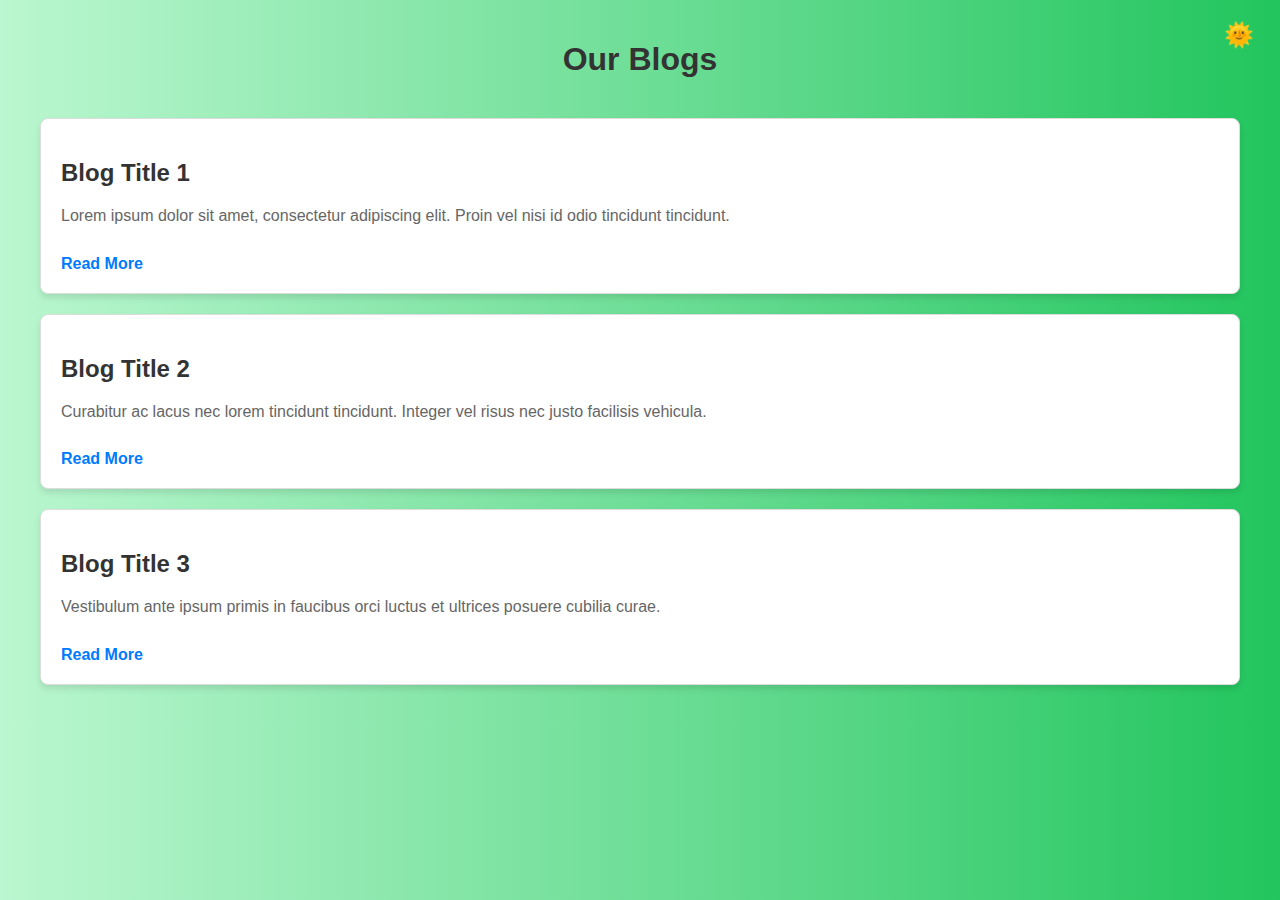
<file: blogs.html>
<!DOCTYPE html>
<html lang="en">
<head>
    <meta charset="UTF-8">
    <meta name="viewport" content="width=device-width, initial-scale=1.0">
    <title>Blogs</title>
    <style>
        body {
            font-family: Arial, sans-serif;
            margin: 0;
            padding: 0;
            background-color: #f9f9f9;
            background: linear-gradient(to right , #bbf7d0, #22c55e);
        }

        .blogs-section {
            max-width: 1200px;
            margin: 0 auto;
            padding: 20px;
        }

        .blogs-section h1 {
            text-align: center;
            color: #333;
            margin-bottom: 40px;
        }

        .blog-card {
            background: #fff;
            border: 1px solid #ddd;
            border-radius: 8px;
            margin-bottom: 20px;
            padding: 20px;
            box-shadow: 0 4px 6px rgba(0, 0, 0, 0.1);
            transition: transform 0.3s ease, box-shadow 0.3s ease;
        }

        .blog-card:hover {
            transform: translateY(-5px);
            box-shadow: 0 6px 10px rgba(0, 0, 0, 0.15);
        }

        .blog-card h2 {
            font-size: 1.5rem;
            color: #333;
            margin-bottom: 10px;
        }

        .blog-card p {
            font-size: 1rem;
            color: #666;
            line-height: 1.6;
        }

        .dark-mode {
            background: linear-gradient(to bottom, #2c3e50, #4ca1af);
            color: #fff;
        }

        .dark-mode .blog-card {
            background: #2d2d2d;
            border-color: #444;
        }

        .dark-mode .blog-card h2 {
            color: #fff;
        }

        .dark-mode .h1 {
            color: #fff;
        }

        .dark-mode .blog-card p {
            color: #ccc;
        }

        .toggle-btn {
            position: fixed;
            top: 20px;
            right: 20px;
            padding: 10px 20px;
            background: #22c55e;
            color: white;
            border: none;
            border-radius: 5px;
            cursor: pointer;
            transition: background 0.3s ease;
        }

        .toggle-btn:hover {
            background: #1a9e4b;
        }

        .theme-toggle {
            position: absolute;
            top: 20px;
            right: 20px;
            background: none;
            border: none;
            cursor: pointer;
            font-size: 24px;
        }

        .read-more {
            display: inline-block;
            margin-top: 10px;
            color: #007BFF;
            text-decoration: none;
            font-weight: bold;
        }

        .read-more:hover {
            text-decoration: underline;
        }
    </style>
</head>
<body>
    <button class="theme-toggle" onclick="toggleTheme()">🌞</button>
    <div class="blogs-section">
        <h1 class="h1">Our Blogs</h1>
        <div class="blog-card">
            <h2>Blog Title 1</h2>
            <p>Lorem ipsum dolor sit amet, consectetur adipiscing elit. Proin vel nisi id odio tincidunt tincidunt.</p>
            <a href="#" class="read-more">Read More</a>
        </div>
        <div class="blog-card">
            <h2>Blog Title 2</h2>
            <p>Curabitur ac lacus nec lorem tincidunt tincidunt. Integer vel risus nec justo facilisis vehicula.</p>
            <a href="#" class="read-more">Read More</a>
        </div>
        <div class="blog-card">
            <h2>Blog Title 3</h2>
            <p>Vestibulum ante ipsum primis in faucibus orci luctus et ultrices posuere cubilia curae.</p>
            <a href="#" class="read-more">Read More</a>
        </div>
    </div>
    <script>
        function toggleTheme() {
            const body = document.body;
            const themeToggle = document.querySelector('.theme-toggle');
            body.classList.toggle('dark-mode');
            if (body.classList.contains('dark-mode')) {
                themeToggle.innerText = '🌜';
            } else {
                themeToggle.innerText = '🌞';
            }
        }
    </script>
</body>
</html>
</file>
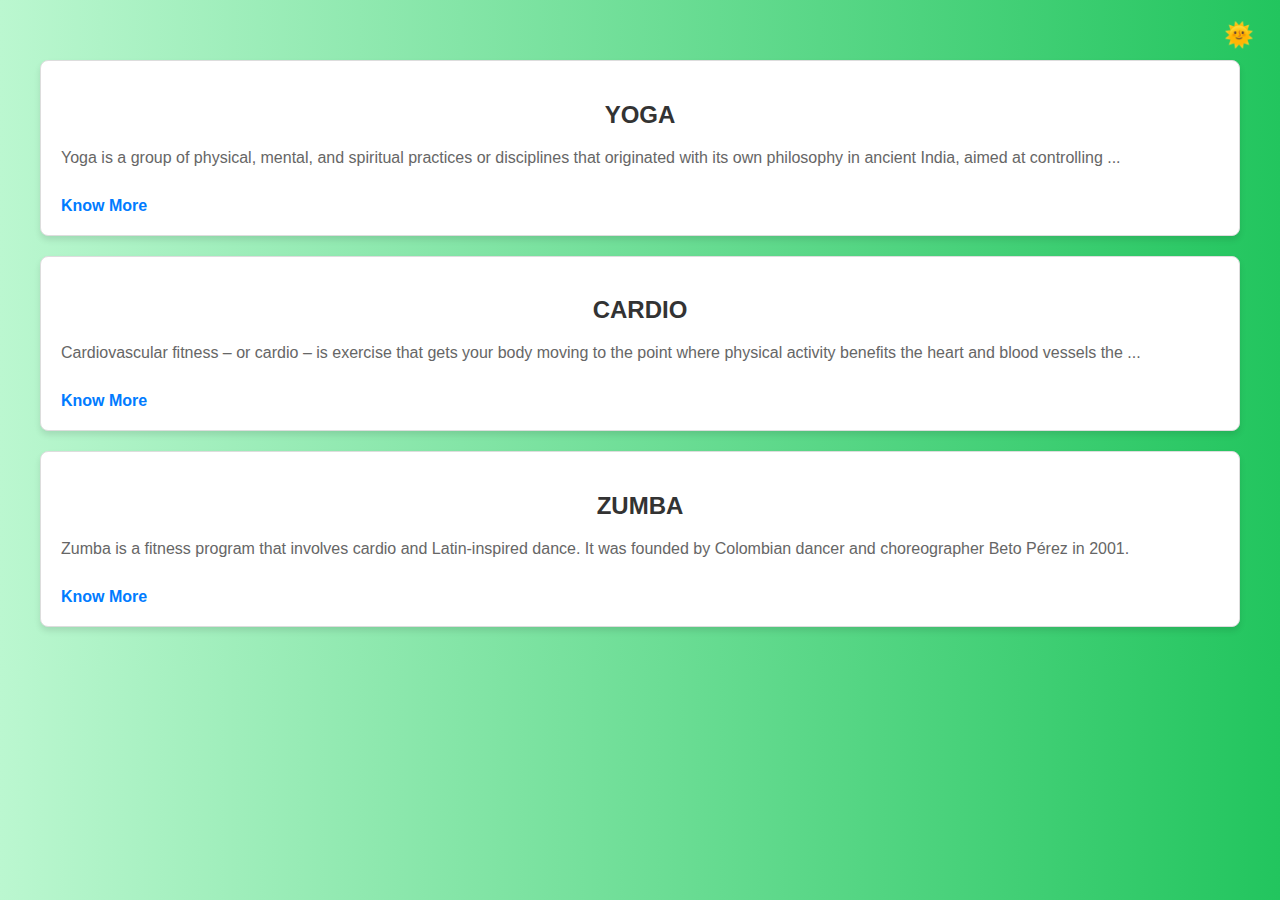
<file: exercises.html>
<!DOCTYPE html>
<html lang="en">
<head>
    <meta charset="UTF-8">
    <meta name="viewport" content="width=device-width, initial-scale=1.0">
    <title>Blogs</title>
    <style>
        body {
            font-family: Arial, sans-serif;
            margin: 0;
            padding: 0;
            background-color: #f9f9f9;
            background: linear-gradient(to right , #bbf7d0, #22c55e);
        }

        .blogs-section {
            max-width: 1200px;
            margin: 0 auto;
            padding: 20px;
        }

        .blogs-section h1 {
            text-align: center;
            color: #333;
            margin-bottom: 40px;
        }

        .blog-card {
            background: #fff;
            border: 1px solid #ddd;
            border-radius: 8px;
            margin-bottom: 20px;
            padding: 20px;
            box-shadow: 0 4px 6px rgba(0, 0, 0, 0.1);
            transition: transform 0.3s ease, box-shadow 0.3s ease;
        }

        .blog-card:hover {
            transform: translateY(-5px);
            box-shadow: 0 6px 10px rgba(0, 0, 0, 0.15);
        }

        .blog-card h2 {
            font-size: 1.5rem;
            color: #333;
            margin-bottom: 10px;
        }

        .blog-card p {
            font-size: 1rem;
            color: #666;
            line-height: 1.6;
        }

        .dark-mode {
            background: linear-gradient(to bottom, #2c3e50, #4ca1af);
            color: #fff;
        }

        .dark-mode .blog-card {
            background: #2d2d2d;
            border-color: #444;
        }

        .dark-mode .blog-card h2 {
            color: #fff;
        }

        .dark-mode .h1 {
            color: #fff;
        }

        .dark-mode .blog-card p {
            color: #ccc;
        }

        .toggle-btn {
            position: fixed;
            top: 20px;
            right: 20px;
            padding: 10px 20px;
            background: #22c55e;
            color: white;
            border: none;
            border-radius: 5px;
            cursor: pointer;
            transition: background 0.3s ease;
        }

        .toggle-btn:hover {
            background: #1a9e4b;
        }

        .theme-toggle {
            position: absolute;
            top: 20px;
            right: 20px;
            background: none;
            border: none;
            cursor: pointer;
            font-size: 24px;
        }

        .read-more {
            display: inline-block;
            margin-top: 10px;
            color: #007BFF;
            text-decoration: none;
            font-weight: bold;
        }

        .h2{
            text-align: center;
        }

    </style>
</head>
<body>
    <button class="theme-toggle" onclick="toggleTheme()">🌞</button>
    <div class="blogs-section">
        <h1 class="h1"></h1>
        <div class="blog-card">
            
            <h2 class="h2">YOGA</h2>
            <p>Yoga is a group of physical, mental, and spiritual practices or disciplines that originated with its own philosophy in ancient India, aimed at controlling ...</p>
            <a href="./yoga.html" class="read-more">Know More</a>
        </div>
        <div class="blog-card">
            
            <h2 class="h2">CARDIO</h2>
            <p>Cardiovascular fitness – or cardio – is exercise that gets your body moving to the point where physical activity benefits the heart and blood vessels the ...</p>
            <a href="./cardio.html" class="read-more">Know More</a>
        </div>
        <div class="blog-card">
            
            <h2 class="h2">ZUMBA</h2>
            <p>Zumba is a fitness program that involves cardio and Latin-inspired dance. It was founded by Colombian dancer and choreographer Beto Pérez in 2001.</p>
            <a href="./zumba.html" class="read-more">Know More</a>
        </div>
    </div>
    <script>
        function toggleTheme() {
            const body = document.body;
            const themeToggle = document.querySelector('.theme-toggle');
            body.classList.toggle('dark-mode');
            if (body.classList.contains('dark-mode')) {
                themeToggle.innerText = '🌜';
            } else {
                themeToggle.innerText = '🌞';
            }
        }
    </script>
</body>
</html>
</file>
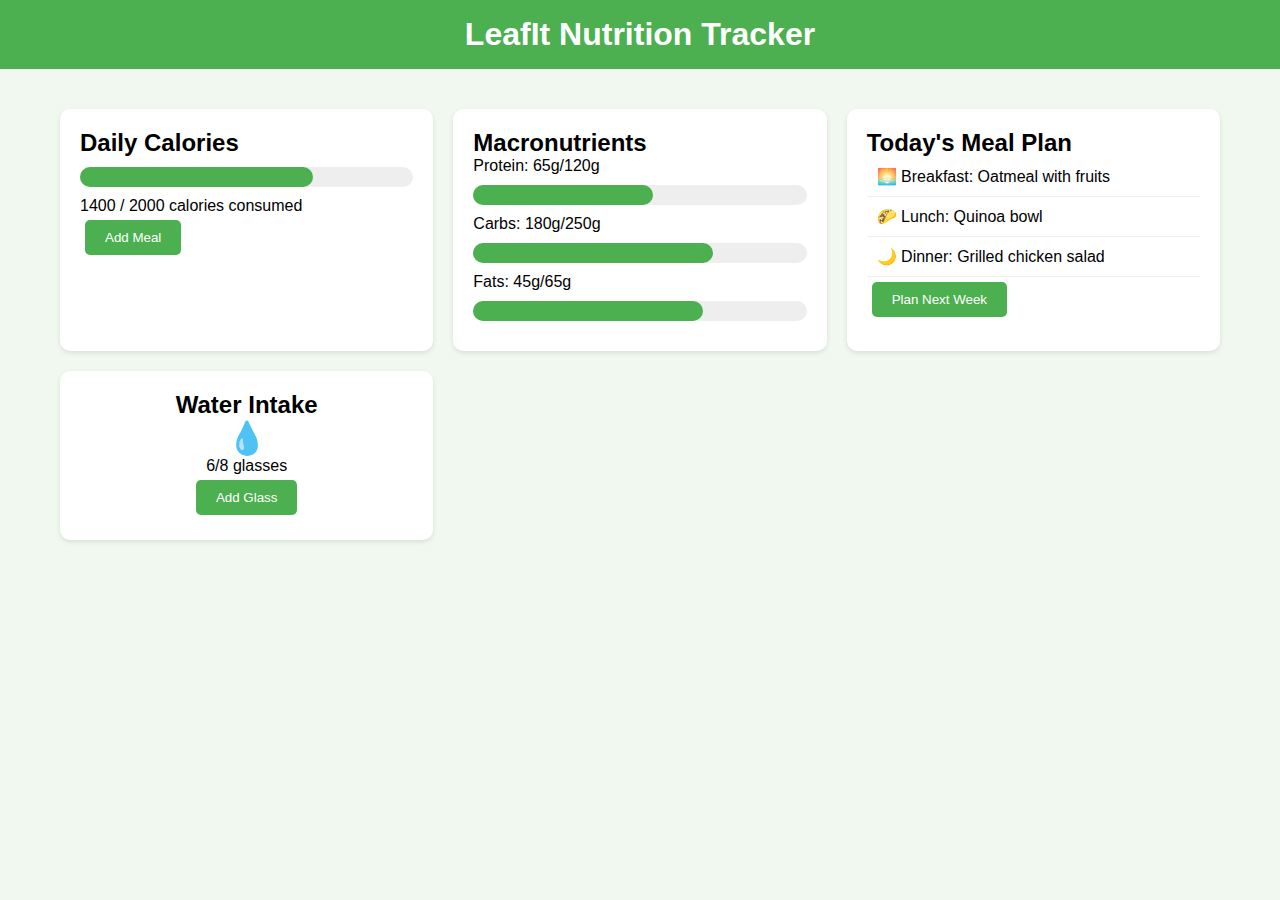
<file: nutrition.html>
<!DOCTYPE html>
<html lang="en">
<head>
    <meta charset="UTF-8">
    <meta name="viewport" content="width=device-width, initial-scale=1.0">
    <title>LeafIt - Nutrition Tracker</title>
    <style>
        * {
            margin: 0;
            padding: 0;
            box-sizing: border-box;
            font-family: 'Arial', sans-serif;
        }

        body {
            background-color: #f0f8f0;
        }

        .container {
            max-width: 1200px;
            margin: 0 auto;
            padding: 20px;
        }

        .header {
            background-color: #4CAF50;
            color: white;
            padding: 1rem;
            text-align: center;
        }

        .dashboard {
            display: grid;
            grid-template-columns: repeat(auto-fit, minmax(300px, 1fr));
            gap: 20px;
            margin-top: 20px;
        }

        .card {
            background: white;
            padding: 20px;
            border-radius: 10px;
            box-shadow: 0 2px 5px rgba(0,0,0,0.1);
        }

        .progress-bar {
            width: 100%;
            height: 20px;
            background: #eee;
            border-radius: 10px;
            margin: 10px 0;
        }

        .progress {
            height: 100%;
            background: #4CAF50;
            border-radius: 10px;
            transition: width 0.3s ease;
        }

        .btn {
            background: #4CAF50;
            color: white;
            border: none;
            padding: 10px 20px;
            border-radius: 5px;
            cursor: pointer;
            margin: 5px;
        }

        .meal-list {
            list-style: none;
        }

        .meal-item {
            padding: 10px;
            border-bottom: 1px solid #eee;
        }

        #water-tracker {
            text-align: center;
        }

        .water-icon {
            font-size: 2rem;
            color: #2196F3;
        }

        .meal-input {
            margin: 10px 0;
            padding: 8px;
            width: 100%;
            border: 1px solid #ddd;
            border-radius: 4px;
        }

        .water-controls {
            display: flex;
            justify-content: center;
            gap: 10px;
            margin-top: 10px;
        }

        .delete-meal {
            color: red;
            cursor: pointer;
            margin-left: 10px;
        }
    </style>
</head>
<body class="bg-gradient-to-r from-green-200 to-green-500 flex items-center justify-center min-h-screen">
    <div class="header">
        <h1>LeafIt Nutrition Tracker</h1>
    </div>

    <div class="container">
        <div class="dashboard">
            <div class="card" id="calorie-tracker">
                <h2>Daily Calories</h2>
                <div class="progress-bar">
                    <div class="progress" style="width: 70%"></div>
                </div>
                <p id="calorie-text">1400 / 2000 calories consumed</p>
                <button class="btn" onclick="addMeal()">Add Meal</button>
            </div>

            <div class="card" id="macros">
                <h2>Macronutrients</h2>
                <div>
                    <p>Protein: 65g/120g</p>
                    <div class="progress-bar">
                        <div class="progress" style="width: 54%"></div>
                    </div>
                    <p>Carbs: 180g/250g</p>
                    <div class="progress-bar">
                        <div class="progress" style="width: 72%"></div>
                    </div>
                    <p>Fats: 45g/65g</p>
                    <div class="progress-bar">
                        <div class="progress" style="width: 69%"></div>
                    </div>
                </div>
            </div>

            <div class="card" id="meal-planner">
                <h2>Today's Meal Plan</h2>
                <ul class="meal-list">
                    <li class="meal-item">🌅 Breakfast: Oatmeal with fruits</li>
                    <li class="meal-item">🌮 Lunch: Quinoa bowl</li>
                    <li class="meal-item">🌙 Dinner: Grilled chicken salad</li>
                </ul>
                <button class="btn" onclick="planMeal()">Plan Next Week</button>
            </div>

            <div class="card" id="water-tracker">
                <h2>Water Intake</h2>
                <div class="water-icon">💧</div>
                <p id="water-text">6/8 glasses</p>
                <button class="btn" onclick="addWater()">Add Glass</button>
            </div>
        </div>
    </div>

    <script>
        let waterCount = 6;
        let caloriesConsumed = 1400;

        function addWater() {
            if (waterCount < 8) {
                waterCount++;
                document.querySelector('#water-text').textContent = `${waterCount}/8 glasses`;
            } else {
                alert("You have reached your daily water goal!");
            }
        }

        function addMeal() {
            const calories = parseInt(prompt('Enter calories:', '0'));
            if (!isNaN(calories) && calories > 0) {
                caloriesConsumed += calories;
                document.querySelector('#calorie-text').textContent = 
                    `${caloriesConsumed} / 2000 calories consumed`;
                const percentage = (caloriesConsumed / 2000) * 100;
                document.querySelector('#calorie-tracker .progress').style.width = `${percentage}%`;
            } else {
                alert("Please enter a valid number!");
            }
        }

        document.addEventListener("DOMContentLoaded", function () {
            document.querySelector("#water-tracker").addEventListener("click", function () {
                if ("Notification" in window) {
                    Notification.requestPermission().then(function (permission) {
                        if (permission === "granted") {
                            new Notification("Water Reminder", { body: "Don't forget to drink water!" });
                        }
                    });
                }
            });
        });
    </script>
</body>
</html>
</file>
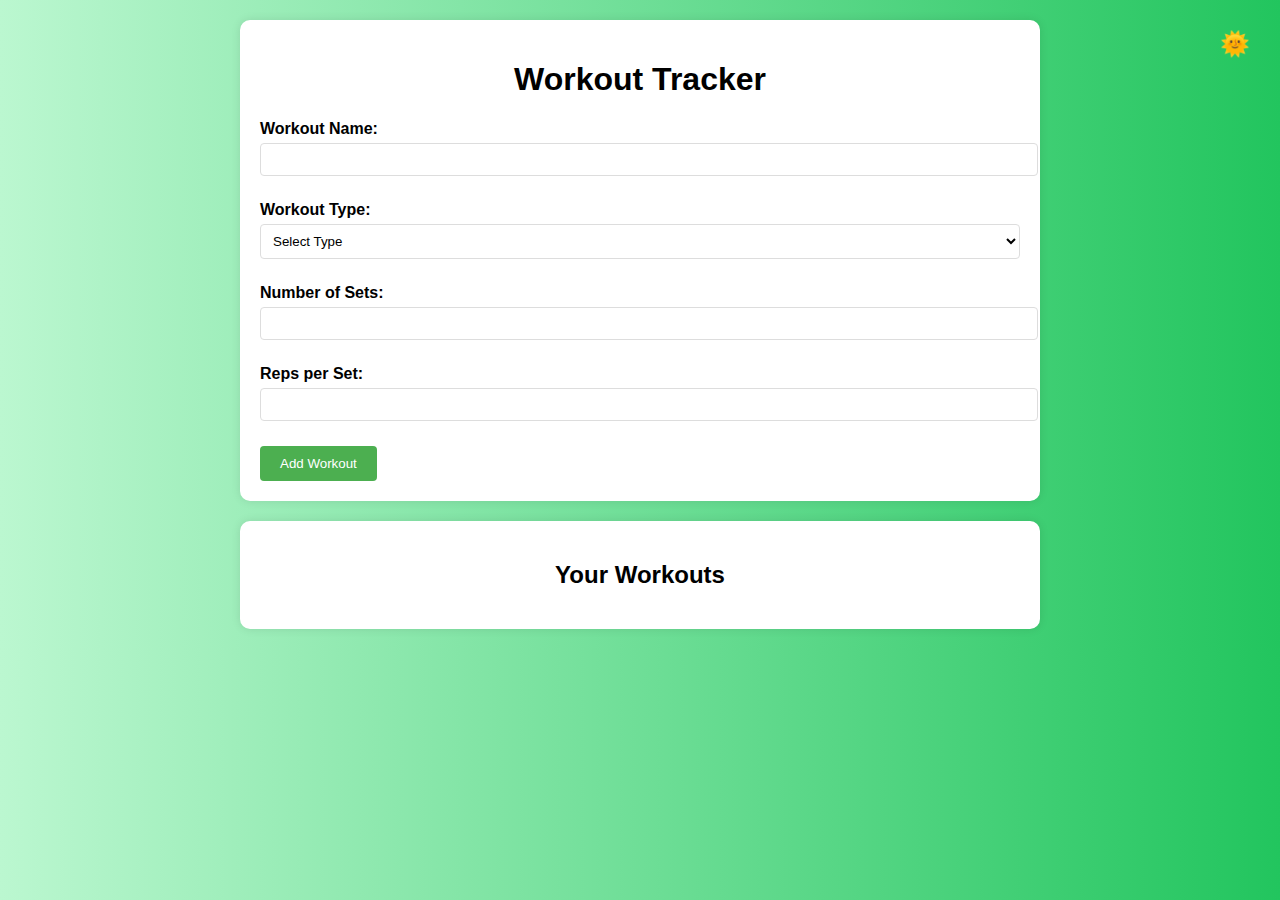
<file: workout2.html>
<!DOCTYPE html>
<html lang="en">
<head>
    <meta charset="UTF-8">
    <meta name="viewport" content="width=device-width, initial-scale=1.0">
    <title>Workout Tracker</title>
    <style>
        body {
            font-family: Arial, sans-serif;
            max-width: 800px;
            margin: 0 auto;
            padding: 20px;
            background: linear-gradient(to right , #bbf7d0, #22c55e);
            transition: background 0.3s ease;
        }
        body.dark-mode {
            background: linear-gradient(to bottom, #2c3e50, #4ca1af);
            color: white;
        }
        .container {
            background-color: white;
            padding: 20px;
            border-radius: 10px;
            box-shadow: 0 0 10px rgba(0,0,0,0.1);
            transition: background-color 0.3s ease;
        }
        .dark-mode .container {
            background-color: #2d2d2d;
            color: white;
        }
        .form-group {
            margin-bottom: 15px;
        }
        label {
            display: block;
            margin-bottom: 5px;
            font-weight: bold;
        }
        input, select {
            width: 100%;
            padding: 8px;
            margin-bottom: 10px;
            border: 1px solid #ddd;
            border-radius: 4px;
            background-color: white;
        }
        .dark-mode input, .dark-mode select {
            background-color: #3d3d3d;
            color: white;
            border-color: #555;
        }
        button {
            background-color: #4CAF50;
            color: white;
            padding: 10px 20px;
            border: none;
            border-radius: 4px;
            cursor: pointer;
        }
        button:hover {
            background-color: #45a049;
        }
        #workoutList {
            margin-top: 20px;
        }
        .workout-item {
            background-color: #f9f9f9;
            padding: 10px;
            margin-bottom: 10px;
            border-radius: 4px;
            border-left: 4px solid #4CAF50;
        }
        .dark-mode .workout-item {
            background-color: #3d3d3d;
            border-left-color: #45a049;
        }
        .title-header{
            text-align: center;
        }
        .theme-toggle {
            position: fixed;
            top: 20px;
            right: 20px;
            padding: 10px;
            
            color: white;
            border: none;
            border-radius: 4px;
            cursor: pointer;
        }

        .theme-toggle:hover {
            background: none;
        }

        .theme-toggle {
            position: absolute;
            top: 20px;
            right: 20px;
            background: none;
            border: none;
            cursor: pointer;
            font-size: 24px;
        }

    </style>
</head>
<body>
    <button class="theme-toggle" onclick="toggleTheme()">🌞</button>
    <div class="container">
        <h1 class="title-header">Workout Tracker</h1>
        <form id="workoutForm">
            <div class="form-group">
                <label for="workoutName">Workout Name:</label>
                <input type="text" id="workoutName" required>
            </div>
            <div class="form-group">
                <label for="workoutType">Workout Type:</label>
                <select id="workoutType" required>
                    <option value="">Select Type</option>
                    <option value="upper">Upper Body</option>
                    <option value="lower">Lower Body</option>
                </select>
            </div>
            <div class="form-group">
                <label for="sets">Number of Sets:</label>
                <input type="number" id="sets" min="1" required>
            </div>
            <div class="form-group">
                <label for="reps">Reps per Set:</label>
                <input type="number" id="reps" min="1" required>
            </div>
            <button type="submit">Add Workout</button>
        </form>
    </div>
    <div class = "container"id="workoutList">
        <h2 class="title-header">Your Workouts</h2>
    </div>
    <script>
        document.getElementById('workoutForm').addEventListener('submit', function(e) {
            e.preventDefault();
            
            const workoutName = document.getElementById('workoutName').value;
            const workoutType = document.getElementById('workoutType').value;
            const sets = document.getElementById('sets').value;
            const reps = document.getElementById('reps').value;

            const workoutItem = document.createElement('div');
            workoutItem.className = 'workout-item';
            workoutItem.innerHTML = `
                <h3>${workoutName}</h3>
                <p>Type: ${workoutType === 'upper' ? 'Upper Body' : 'Lower Body'}</p>
                <p>Sets: ${sets}</p>
                <p>Reps: ${reps}</p>
            `;

            document.getElementById('workoutList').appendChild(workoutItem);
            document.getElementById('workoutForm').reset();
        });

        function toggleTheme() {
            const body = document.body;
            const themeToggle = document.querySelector('.theme-toggle');
            body.classList.toggle('dark-mode');
            if (body.classList.contains('dark-mode')) {
                themeToggle.innerText = '🌜';
            } else {
                themeToggle.innerText = '🌞';
            }
        }
    </script>
</body>
</html></div>
</file>
